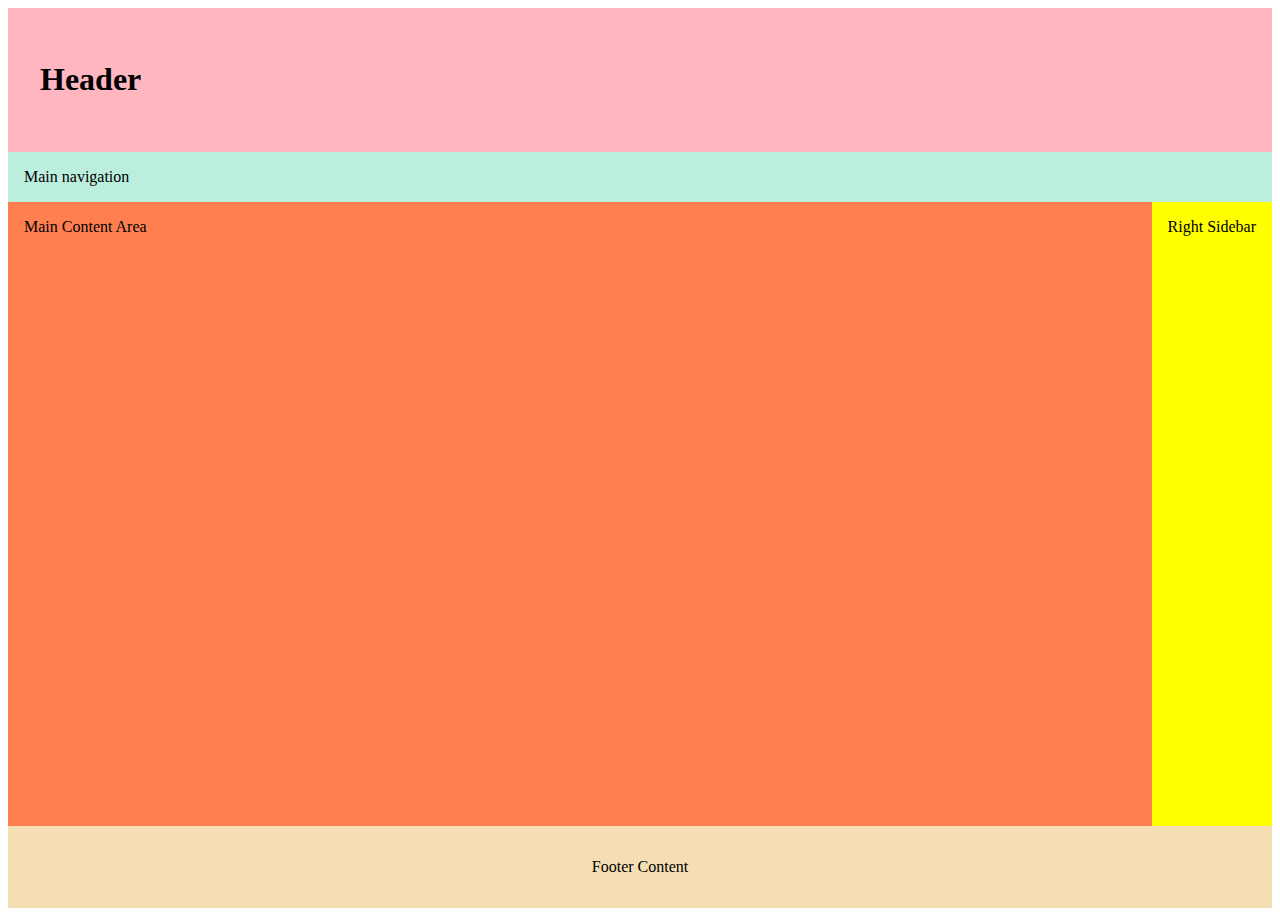
<file: holygrail.html>
<!DOCTYPE html>
<html lang="en">
<head>
    <meta charset="UTF-8">
    <meta name="viewport" content="width=device-width, initial-scale=1.0">
    <title>Document</title>
    <link rel="stylesheet" href="styles/holygrail.css">
</head>
<body>
    <!-- this content was forked from Google Web Developers 10 Modern Layouts https://youtu.be/qm0IfG1GyZU?t=465-->
<header>
    <h1 contenteditable>Header</h1>
  </header>
  <nav>Main navigation</nav>
  <main contenteditable> Main Content Area</main>
  <div class="right-sidebar" contenteditable>Right Sidebar</div>
  <footer contenteditable>Footer Content</footer>
</body>
</html>
</file>
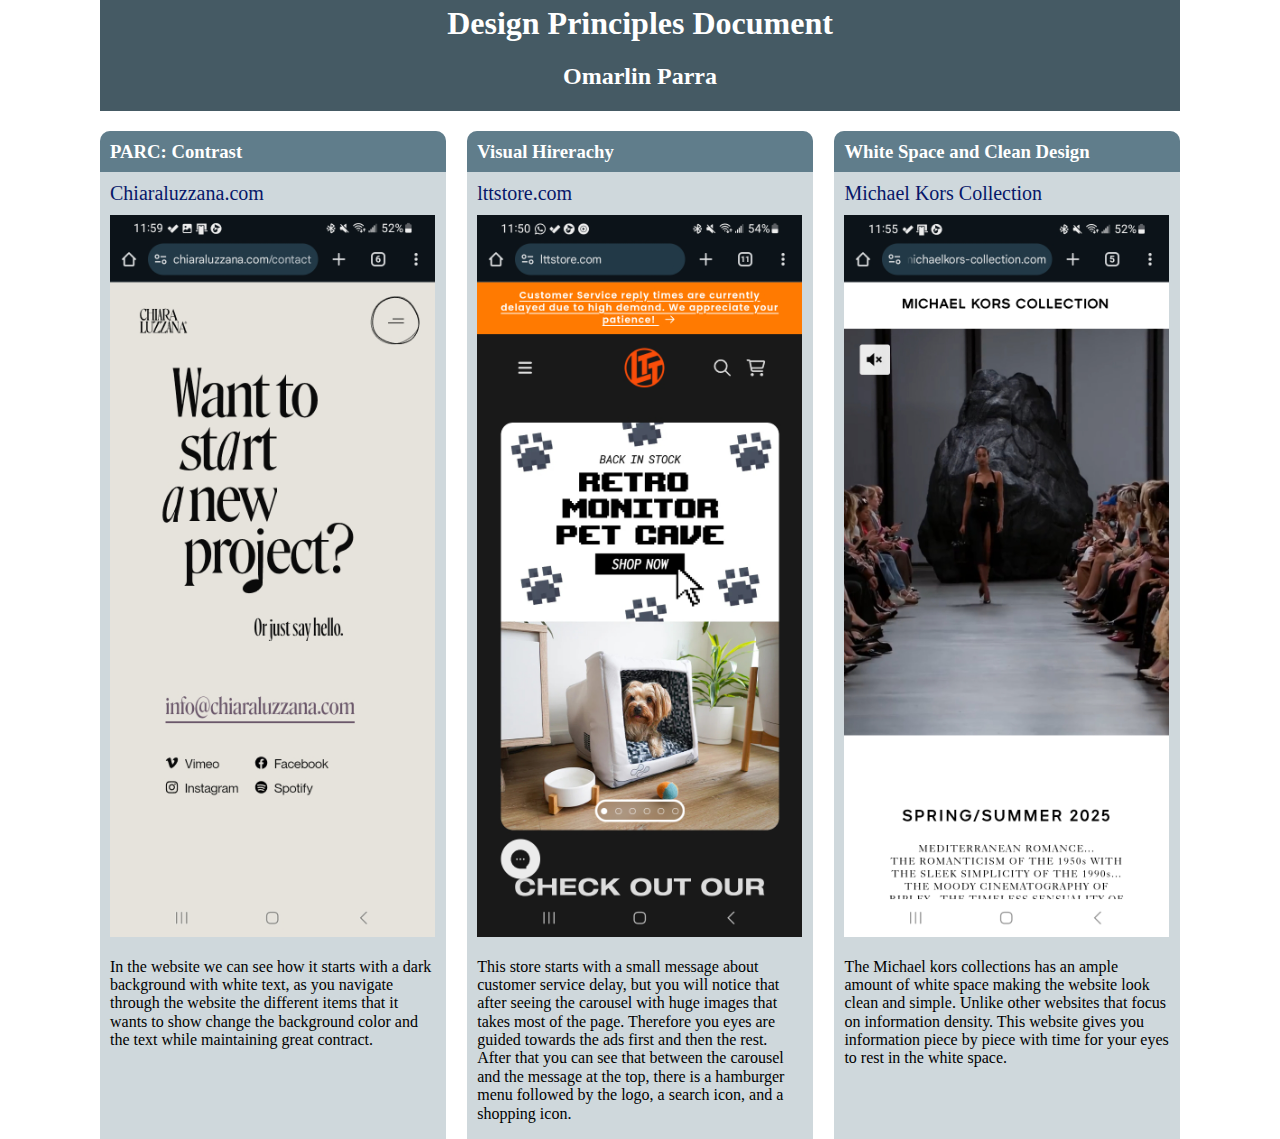
<file: lesson02/design-principles.html>
<!DOCTYPE html>
<html lang="en">
<head>
    <meta charset="UTF-8">
    <meta name="viewport" content="width=device-width, initial-scale=1.0">
    <title>Document</title>
    <link rel="stylesheet" href="../styles/normalize.css">
    <link rel="stylesheet" href="styles/base.css">
</head>
<body>
    <header>
        <h1>Design Principles Document</h1>
        <h2>Omarlin Parra</h2>
    </header>
    <main>
        <section>
            <h3 class="h3">PARC: Contrast</h3>
            
            <a href="https://www.chiaraluzzana.com/contact">Chiaraluzzana.com</a>
            <img src="images/contrast-example.jpg" alt="Screenshot of the website">
            <p>In the website we can see how it starts with a dark background with white text, as you navigate through the website the different items that it wants to show change the background color and the text while maintaining great contract. </p>
        </section>
        <section>
            <h3 class="h3">Visual Hirerachy</h3>
            
            <a href="https://www.lttstore.com/">lttstore.com</a>
            <img src="images/visual-hierarchy-example.jpg" alt="Screenshot of the website">
            <p>This store starts with a small message about customer service delay, but you will notice that after seeing the carousel with huge images that takes most of the page.  Therefore you eyes are guided towards the ads first and then the rest. After that you can see that between the carousel and the message at the top, there is a hamburger menu followed by the logo, a search icon, and a shopping icon.</p>
        
        </section>
        <section>
            <h3 class="h3">White Space and Clean Design</h3>
            <a href="https://www.michaelkors-collection.com/">Michael Kors Collection</a>
            <img src="images/white-space-example.jpg" alt="Screenshot of the website">
            <p>The Michael kors collections has an ample amount of white space making the website look clean and simple. Unlike other websites that focus on information density. This website gives you information piece by piece with time for your eyes to rest in the white space. </p>
        
        </section>
    </main>
    <footer>

    </footer>
</body>
</html>
</file>
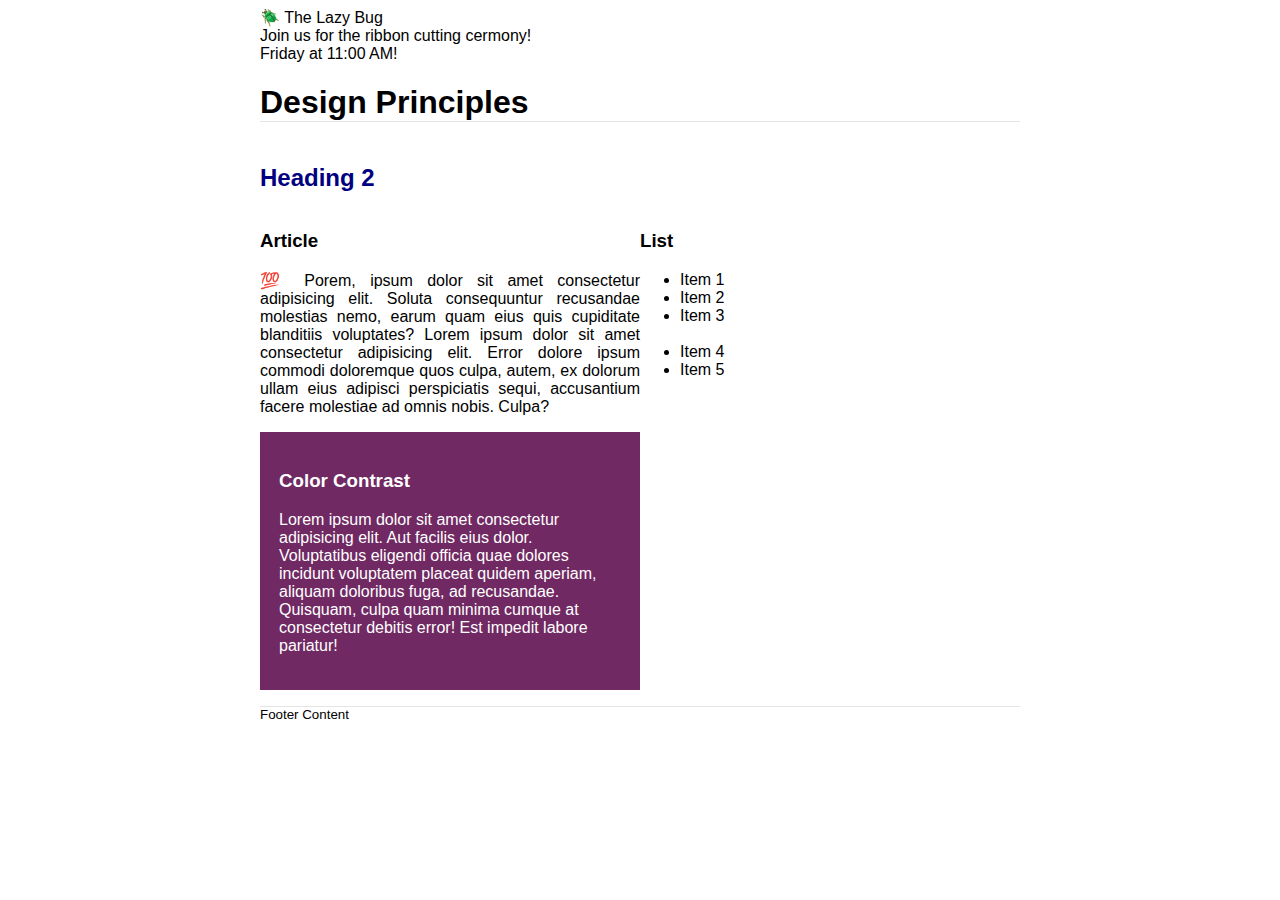
<file: lesson02/design.html>
<!DOCTYPE html>
<html lang="en">
<head>
    <meta charset="UTF-8">
    <meta name="viewport" content="width=device-width, initial-scale=1.0">
    <link rel="stylesheet" href="styles/design.css">
    <title>Document</title>
</head>
<body>
    <header>
        <div class="banner">🪲 The Lazy Bug<br>Join us for the ribbon cutting cermony!<br>Friday at 11:00 AM!</div>
        <h1>Design Principles</h1>
    </header>
    <main>
        <h2>Heading 2</h2>
        <section>
            <h3>Article</h3>
            <article>
                <p>💯 Porem, ipsum dolor sit amet consectetur adipisicing elit. Soluta consequuntur recusandae molestias nemo, earum quam eius quis cupiditate blanditiis voluptates? Lorem ipsum dolor sit amet consectetur adipisicing elit. Error dolore ipsum commodi doloremque quos culpa, autem, ex dolorum ullam eius adipisci perspiciatis sequi, accusantium facere molestiae ad omnis nobis. Culpa?</p>
            </article>
        </section>
        <section>
            <h3>List</h3>
            <ul>
                <li>Item 1</li>
                <li>Item 2</li>
                <li>Item 3<br><br></li>
                <li>Item 4</li>
                <li>Item 5</li>
            </ul>
        </section>
        <div class="callout">
            <h3>Color Contrast</h3>
            <p>Lorem ipsum dolor sit amet consectetur adipisicing elit. Aut facilis eius dolor. Voluptatibus eligendi officia quae dolores incidunt voluptatem placeat quidem aperiam, aliquam doloribus fuga, ad recusandae. Quisquam, culpa quam minima cumque at consectetur debitis error! Est impedit labore pariatur!</p>
        </div>
    </main>
    <footer>
        Footer Content
    </footer>
</body>
</html>
</file>
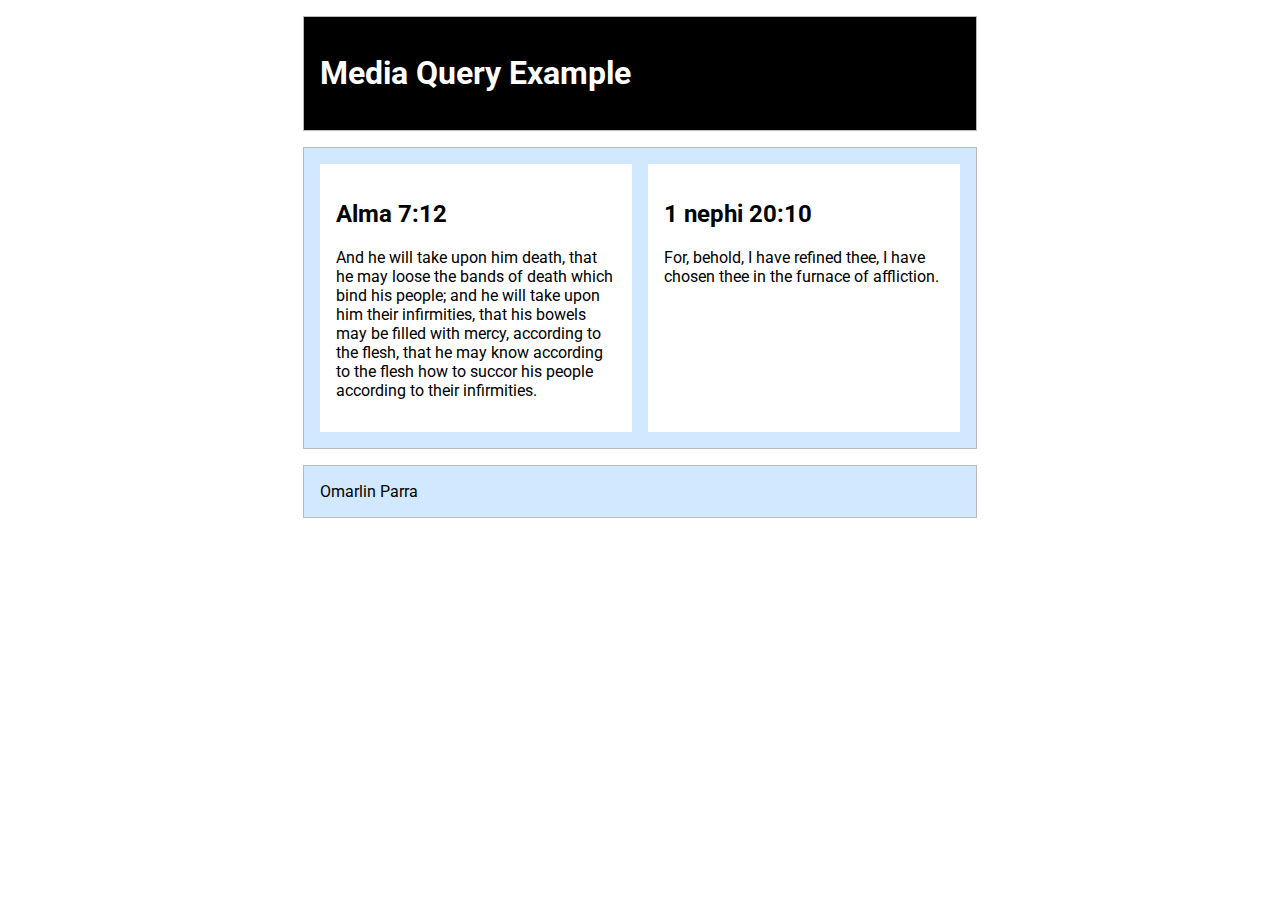
<file: lesson02/media-query.html>
<!DOCTYPE html>
<html lang="en">
<head>
    <meta charset="UTF-8">
    <meta name="viewport" content="width=device-width, initial-scale=1.0">
    <title>WDD 230 - Media Query Example</title>
    <meta name="description" content="Media query learning activity">
    <meta name="author" content="Omarlin Parra">
    <link rel="preconnect" href="https://fonts.googleapis.com">
    <link rel="preconnect" href="https://fonts.gstatic.com" crossorigin>
    <link href="https://fonts.googleapis.com/css2?family=Roboto+Slab:wght@100..900&family=Roboto:ital,wght@0,100..900;1,100..900&display=swap" rel="stylesheet">
    <link rel="stylesheet" href="styles/media-query.css">
    <link rel="stylesheet" href="styles/media-query-large.css">
</head>
<body>
    <header>
        <h1>Media Query Example</h1>
    </header>
        <main>
            <section>
                <h2>Alma 7:12</h2>
                <p>And he will take upon him death, that he may loose the bands of death which bind his people; and he will take upon him their infirmities, that his bowels may be filled with mercy, according to the flesh, that he may know according to the flesh how to succor his people according to their infirmities.</p>
            </section>
            <section>
                <h2>1 nephi 20:10</h2>
                <p>For, behold, I have refined thee, I have chosen thee in the furnace of affliction.
                </p>
            </section>
           
        </main>
        <footer>
            Omarlin Parra
        </footer>
    
</body>
</html>
</file>
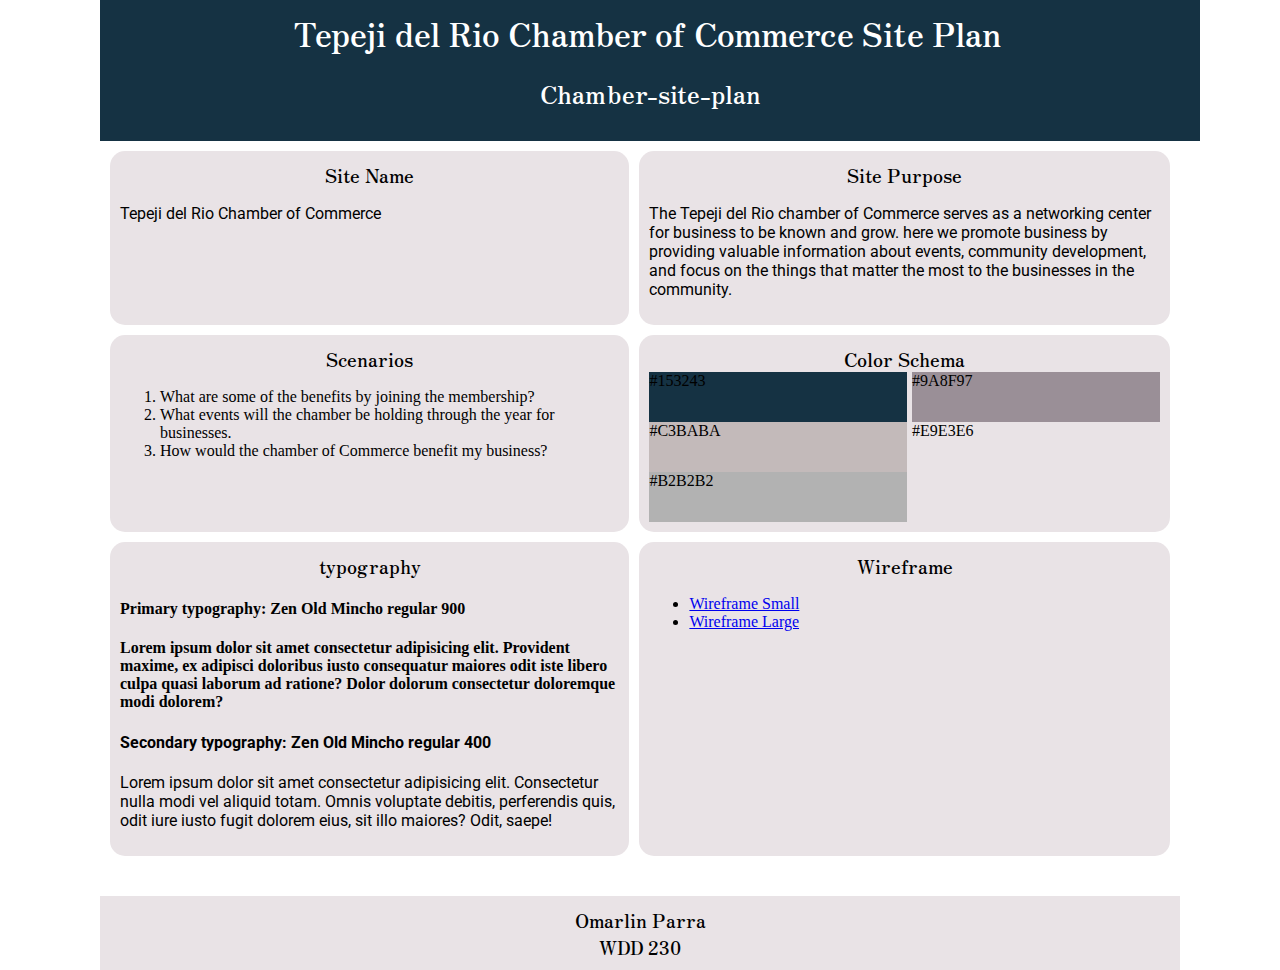
<file: lesson03/chamber-site-plan.html>
<!DOCTYPE html>
<html lang="en">
<head>
    <meta charset="UTF-8">
    <meta name="viewport" content="width=device-width, initial-scale=1.0">
    <title>Chamber Site Plan</title>
    <link rel="stylesheet" href="styles/base.css">
    <link rel="stylesheet" href="styles/larger.css">
    <meta name="Author" content="Omarlin Parra">
    <meta name="Description" content="this webpage is to layout the plan for the chamber of Commerce site plan">
</head>
<body>
    <header>
        <h1>Tepeji del Rio Chamber of Commerce Site Plan</h1>
        <h2>Chamber-site-plan</h2>
    </header>
    <main>
        <section>
            <h3>Site Name</h3>
            <p>Tepeji del Rio Chamber of Commerce</p>
        </section>
        <section>
            <h3>Site Purpose</h3>
            <p>The Tepeji del Rio chamber of Commerce serves as a networking center for business to be known and grow. here we promote business by providing valuable information about events, community development, and focus on the things that matter the most to the businesses in the community.</p>
        </section>
        <section>
            <h3>Scenarios</h3>
            <ol>
                <li>What are some of the benefits by joining the membership?</li>
                <li>What events will the chamber be holding through the year for businesses.</li>
                <li>How would the chamber of Commerce benefit my business?</li>
            </ol>
        </section>
        <section class="color_schema">
            <h3>Color Schema</h3>
            <div id="box1">#153243</div>
            <div id="box2">#9A8F97</div>
            <div id="box3">#C3BABA</div>
            <div id="box4">#E9E3E6</div>
            <div id="box5">#B2B2B2</div>
        </section>
        <section>
            <h3>typography</h3>
            <h4 class="primary_text">Primary typography: Zen Old Mincho regular 900</h4>
            <p class="primary_text">Lorem ipsum dolor sit amet consectetur adipisicing elit. Provident maxime, ex adipisci doloribus iusto consequatur maiores odit iste libero culpa quasi laborum ad ratione? Dolor dolorum consectetur doloremque modi dolorem?</p>
            <h4 class="secondary_text">Secondary typography: Zen Old Mincho regular 400</h4>
            <p  class="secondary_text">Lorem ipsum dolor sit amet consectetur adipisicing elit. Consectetur nulla modi vel aliquid totam. Omnis voluptate debitis, perferendis quis, odit iure iusto fugit dolorem eius, sit illo maiores? Odit, saepe!</p>
        </section>
        <section>
            <h3>Wireframe</h3>
            <ul>
                <li><a href="https://wireframe.cc/C3E49B">Wireframe Small</a></li>
                <li><a href="https://wireframe.cc/NvUHPe">Wireframe Large</a></li>
            </ul>
        </section>
    </main>
    <footer>
        <h3>Omarlin Parra</h3>
        <h3>WDD 230</h3>
    </footer>
</body>
</html>
</file>
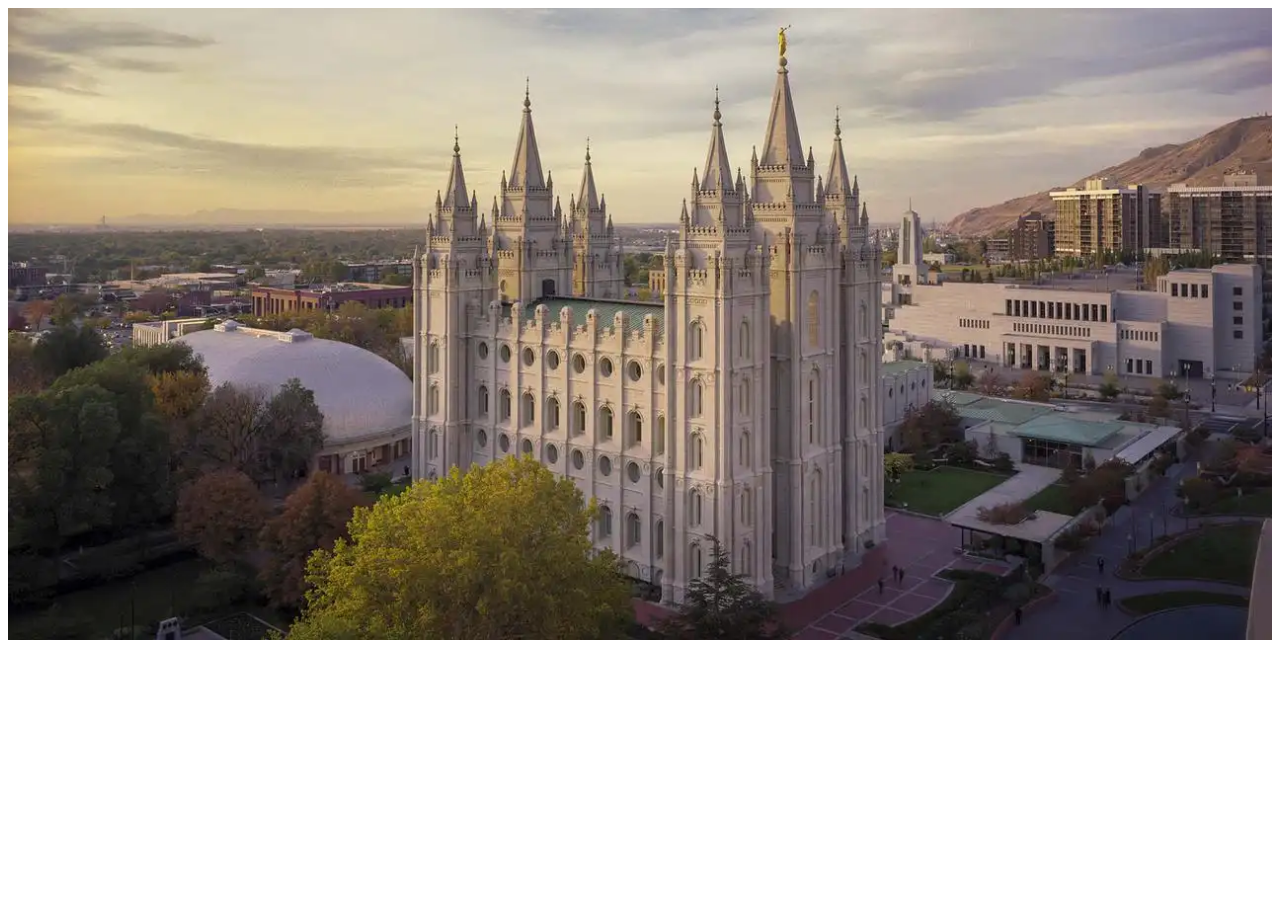
<file: lesson05/responsive-images.html>
<!DOCTYPE html>
<html lang="en">
<head>
    <meta charset="UTF-8">
    <meta name="viewport" content="width=device-width, initial-scale=1.0">
    <title>Document</title>
    <link rel="stylesheet" href="styles/responsive-images.css">
</head>
<body>
    <main>
        <div class="hero">
            <picture>
                <source media="(max-width: 500px)" srcset="images/hero-small.webp">
                <source media="(max-width: 1000px)" srcset="images/hero-medium.webp">
                <img src="images/hero-large.webp" alt="Picture of the Salt Lake Temple" width="1280" height="640">
            </picture>
        </div>
    </main>
</body>
</html>
</file>
<file: styles/holygrail.css>
body {
    display: grid;
    height: 100vh;
    grid-template: auto 1fr auto / 300px 1fr auto;
    grid-template-rows: auto auto 1fr auto;
  }
  
  header {
    background: lightpink;
    padding: 2rem;
    grid-column: 1 / 4;
  }
  nav{
    padding: 1rem;
    grid-column: 1 /4;
    background-color: #bed;
  }
  .left-sidebar {
    background: lightblue;
    grid-column: 1 / 2;
  }
  
  main {
    background: coral;
    grid-column: 1 / 3;
    padding: 1rem;
  }
  
  .right-sidebar {
    background: yellow;
    grid-column: 3 / 4;
  }
  
  footer {
    background: wheat;
    padding: 2rem;
    text-align: center;
    grid-column: 1 / 4;
  }
  

  .right-sidebar {
    padding: 1rem;
  }
</file>
<file: lesson02/styles/base.css>
body{
    max-width: 1080px;
    margin: auto;
}
header{
    background-color: #455A64;
    color: #FFF;
}
section{
    background-color: #CFD8DC;
    border-radius: 10px 10px 0 0;
    
}
section :not(h3){
    padding-left: 10px;
    padding-right: 10px;
    
}
h1{
    margin-top: 5px;
    text-align: center;
}
h2{
    text-align: center;
}
h3{
    background-color: #607D8B;
    border-radius: 10px 10px 0 0;
    margin: 0;
    padding: 10px 10px;
    color: #FFF;
}
img{
    object-fit: contain;
    width: 94%;
    height: auto;
    margin-top: auto;;
}
a{
    display: block;
    margin: 10px auto;
    font-size: 20px;
    text-decoration: none;
    color: #071769;
}
a:hover{
    text-decoration: underline;
}



@media (min-width:640px) {

    main{
        display: grid;
        grid-template-columns: 32% 32% 32% ;
        grid-gap: 2%;
        margin-top: 20px;
    }
    body{
        display: grid;
    }

}
</file>
<file: lesson02/styles/design.css>
body {
	font-family: Roboto, helvetica, sans-serif;
}

header,
main,
footer {
	max-width: 760px;
	margin: 0 auto;
}
marquee {
	padding: 1rem;
	background-color: #eee;
}

h1 {
	border-bottom: 1px solid rgba(0, 0, 0, 0.1);
}

main {
	display: grid;
    grid-template-columns: 50% 50%;
}

h2 {
	color: navy;
	text-align: left;
    grid-column: 1/3;
}

article p {
	text-align: justify;
}

.callout {
	color: #FFF;
	background-color: #702963;
    padding: 5%;
}

footer {
	margin-top: 1rem;
	border-top: 1px solid rgba(0, 0, 0, 0.1);
	font-size: smaller;
	text-align: left;
}
</file>
<file: lesson02/styles/media-query.css>
body{
    font-family: "roboto",  sans-serif;
}
header,main, footer{
    max-width: 640px;
    margin: 1rem auto;
    background-color:#d2e8ff;
    border: 1px solid #bbb;
    padding: 1rem;
}
main{
    display: grid;
    grid-template-columns: 1fr;
    grid-gap: 1rem;
}
section{
    padding: 1rem;
    background-color: #FFF;
}
</file>
<file: lesson02/styles/media-query-large.css>
@media screen and (min-width: 500px) {
    header{
        background-color: black;
        color: white;
    }
    main{
        display: grid;
        grid-template-columns: 1fr 1fr;
    }
}
</file>
<file: lesson03/styles/base.css>
@import url('https://fonts.googleapis.com/css2?family=Roboto:ital,wght@0,100..900;1,100..900&family=Zen+Old+Mincho:wght@400;900&display=swap');
:root{
    --p_color: #153243;
    --s_color: #E9E3E6;
    --p_text_color:#FFF;
    --p_font:"Zen Old Mincho", serif;
    --s_font: "Roboto", serif;
}
body{
    margin: 0;

}

header{
    background-color: var(--p_color);
    width: 100%;
    margin: 0 0 10px 0;
    padding: 10px;
    
}
h1{
    margin:0 10px 5px 5px;
}
h1,h2{
    color: var(--p_text_color);
    text-align: center;
    font-weight: 900;
    font-style: normal;
    font-family: var(--p_font);
}
h3{
    text-align: center;
    margin: 0;
    font-family: var(--p_font);
}
p:not(.primary_text){
    font-family: var(--s_font);
}
main{
    display: grid;
    grid-template-rows: auto auto auto auto auto auto;
    grid-row-gap: 10px;
}
section{
    background-color: var(--s_color);
    padding: 10px;
    border-radius: 15px;
    
}
div{
    height: 50px;
}
footer{
    background-color: var(--s_color);
    padding: 10px;
    margin-top: 10px;
}
.color_schema{
    display: grid;
    grid-template-columns: auto auto;
    grid-column-gap: 5px;
}
.color_schema h3{
    grid-column: 1/3;
}
.primary_text{
    font-weight: 900;
}
.secondary_text{
    font-family: var(--s_font);
}
#box1{
    background-color: #153243;
}
#box2{
    background-color: #9A8F97;
}
#box3{
    background-color: #C3BABA;
}
#box4{
    background-color: #E9E3E6;
}
#box5{
    background-color: #B2B2B2;
}
</file>
<file: lesson03/styles/larger.css>
:root{
    --p_color: #153243;
    --s_color: #E9E3E6;
    --p_text_color:#FFF;
    --p_font:"Zen Old Mincho", serif;
}

@media (min-width:640px) {
    body{
        max-width: 1080px;
        background-color: #FFFFFF;
        margin: auto;
    }
    main{
        display: grid;
        grid-template-columns: auto auto;
        grid-column-gap: 10px;
        padding-left: 10px;
        padding-right: 10px;

    }
    footer{
        margin-bottom: 0;
    }
}
</file>
<file: lesson05/styles/responsive-images.css>
.hero img{
    width: 100%;
    height: auto;
}
</file>
